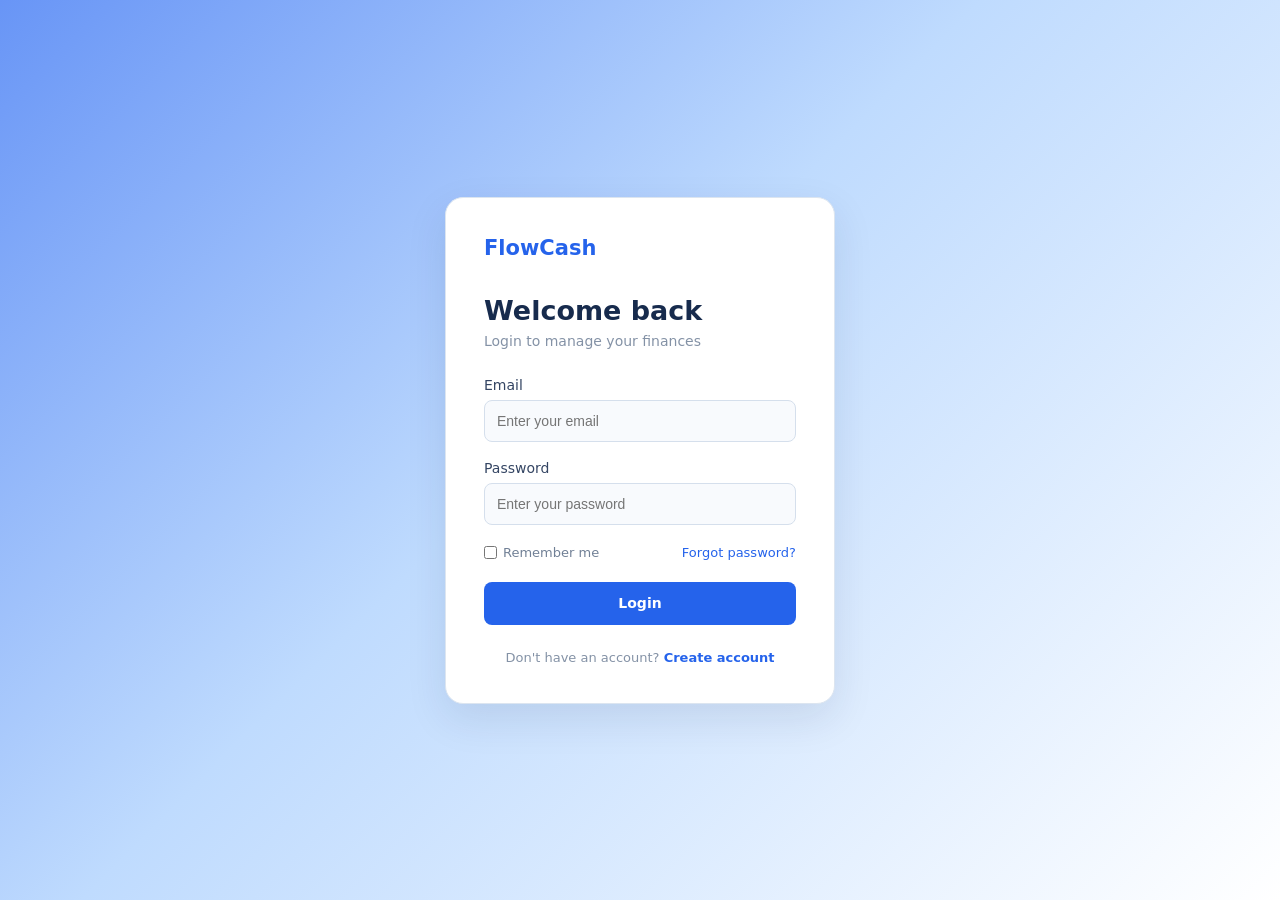
<file: index.html>
<!DOCTYPE html>
<html lang="en">

<head>
    <meta charset="UTF-8">
    <meta name="viewport" content="width=device-width, initial-scale=1.0">
    <title>FlowCash - Login</title>
    <link rel="stylesheet" href="login.css">
</head>

<body>

    <div class="loginbox">

        <div class="logo">FlowCash</div>

        <h1>Welcome back</h1>
        <p class="subtitle">Login to manage your finances</p>

        <form>

            <label>Email</label>
            <input type="email" placeholder="Enter your email">

            <label>Password</label>
            <input type="password" placeholder="Enter your password" >

            <div class="options">
                <label>
                    <input type="checkbox">
                    Remember me
                </label>

                <a href="#">Forgot password?</a>
            </div>

            <a class=button href="dashboard.html">Login</a>
        </form>

        <p class="signup">
            Don't have an account?
            <a href="#">Create account</a>
        </p>

    </div>

</body>

</html>
</file>
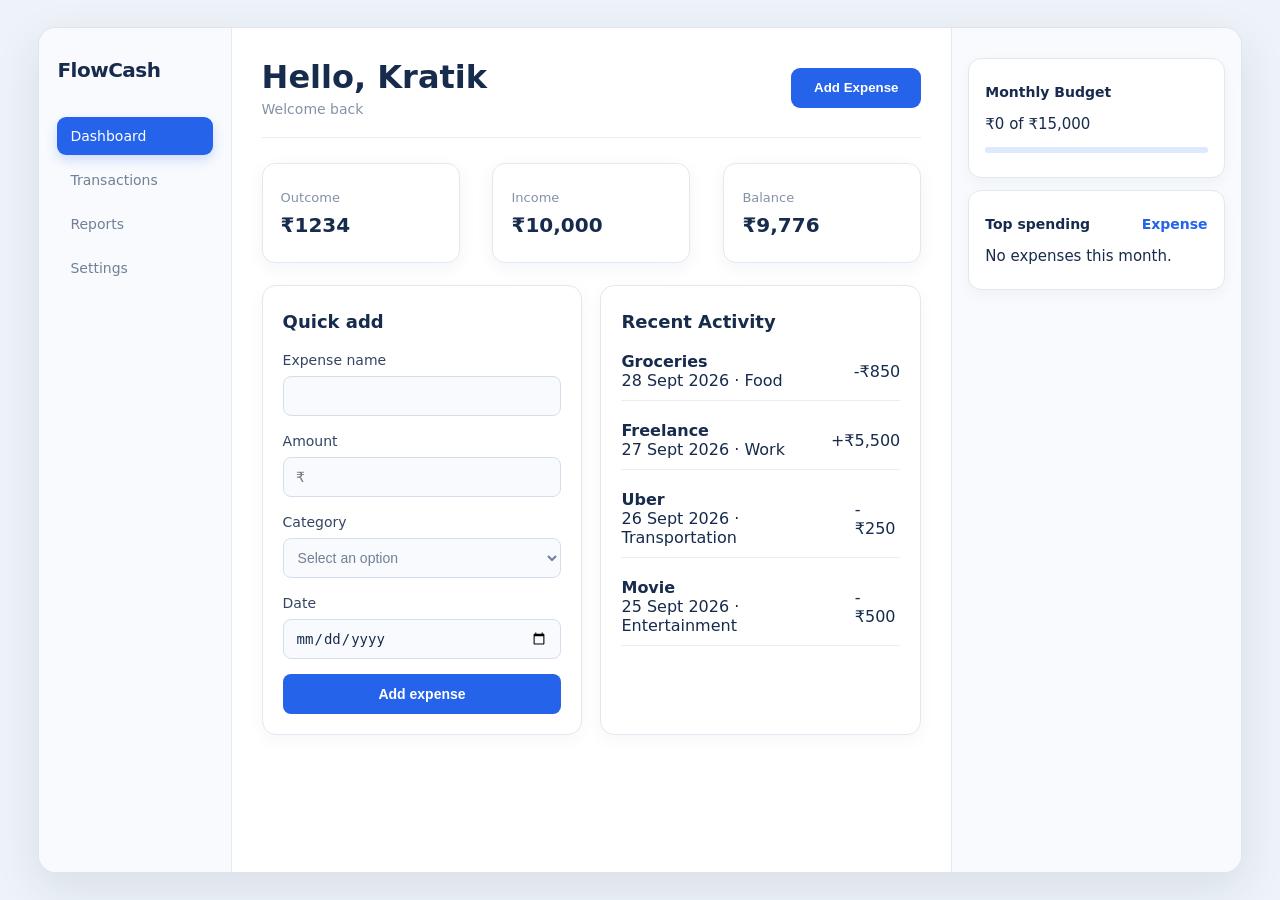
<file: dashboard.html>
<!DOCTYPE html>
<html lang="en">

<head>
    <meta charset="UTF-8">
    <meta name="viewport" content="width=device-width, initial-scale=1.0">
    <title>Tracker</title>
    <link rel="stylesheet" href="style.css">
</head>

<body>
    <div class="container">
        <div class="sidebox">
            <a class="brand" href="dashboard.html">FlowCash</a>
            <div class="tabs">
                <a class="active" href="dashboard.html">Dashboard</a>
                <a href="transaction.html">Transactions</a>
                <a href="reports.html">Reports</a>
                <a href="settings.html">Settings</a>
            </div>
        </div>

        <div class="mainbox">
            <div class="top">
                <div>
                    <h1>Hello, Kratik</h1>
                    <p>Welcome back</p>
                </div>

                <button>Add Expense</button>
            </div>

            <div class="stats">
                <div class="box">
                    <p>Outcome</p>
                    <h2>₹1234</h2>
                </div>
                <div class="box">
                    <p>Income</p>
                    <h2>₹10,000</h2>
                </div>
                <div class="box">
                    <p>Balance</p>
                    <h2>₹9,776</h2>
                </div>
            </div>

            <div class="history">
                <div class="box2">
                    <h3>Quick add</h3>

                    <label>Expense name</label>
                    <input name="name" type="text" placeholder="" required>

                    <label>Amount</label>
                    <input name="amount" type="number" placeholder="₹" required>

                    <label>Category</label>
                    <select name="category">
                        <option value="" disabled selected>Select an option</option>
                        <option>Food</option>
                        <option>Entertainment</option>
                        <option>Transportation</option>
                        <option>Shopping</option>
                        <option>Other</option>
                    </select>

                    <label>Date</label>
                    <input name="date" type="date" required>

                    <button class="expense-btn" type="submit">
                        Add expense
                    </button>
                </div>
                <div class="box2">
                    <h3>Recent Activity</h3>
                    <div>
                        <div class="row">
                            <div>
                                <h4>Groceries</h4>
                                <p> 28 Sept 2026 · Food</p>
                            </div>
                            <div>-₹850</div>
                        </div>

                        <div class="row">
                            <div>
                                <h4>Freelance</h4>
                                <p>27 Sept 2026 · Work</p>
                            </div>
                            <div>+₹5,500</div>
                        </div>

                        <div class="row">
                            <div>
                                <h4> Uber
                                </h4>
                                <p> 26 Sept 2026 · Transportation</p>
                            </div>
                            <div> -₹250</div>
                        </div>

                        <div class="row">
                            <div>
                                <h4>Movie</h4>
                                <p> 25 Sept 2026 · Entertainment</p>
                            </div>
                            <div> -₹500</div>
                        </div>

                    </div>
                </div>

            </div>
        </div>
        <div class="reportbox">
            <div class="budget boxx">
                <div>
                    <h4>Monthly Budget</h4>
                </div>
                <p>₹0 of ₹15,000</p>
                <div class="bar"></div>
            </div>

            <div class="expense boxx">
                <div>
                    <h4>Top spending</h4>
                    <a href="/transaction.html">Expense</a>
                </div>
                <p>No expenses this month.</p>
            </div>

        </div>
    </div>
</body>

</html>
</file>
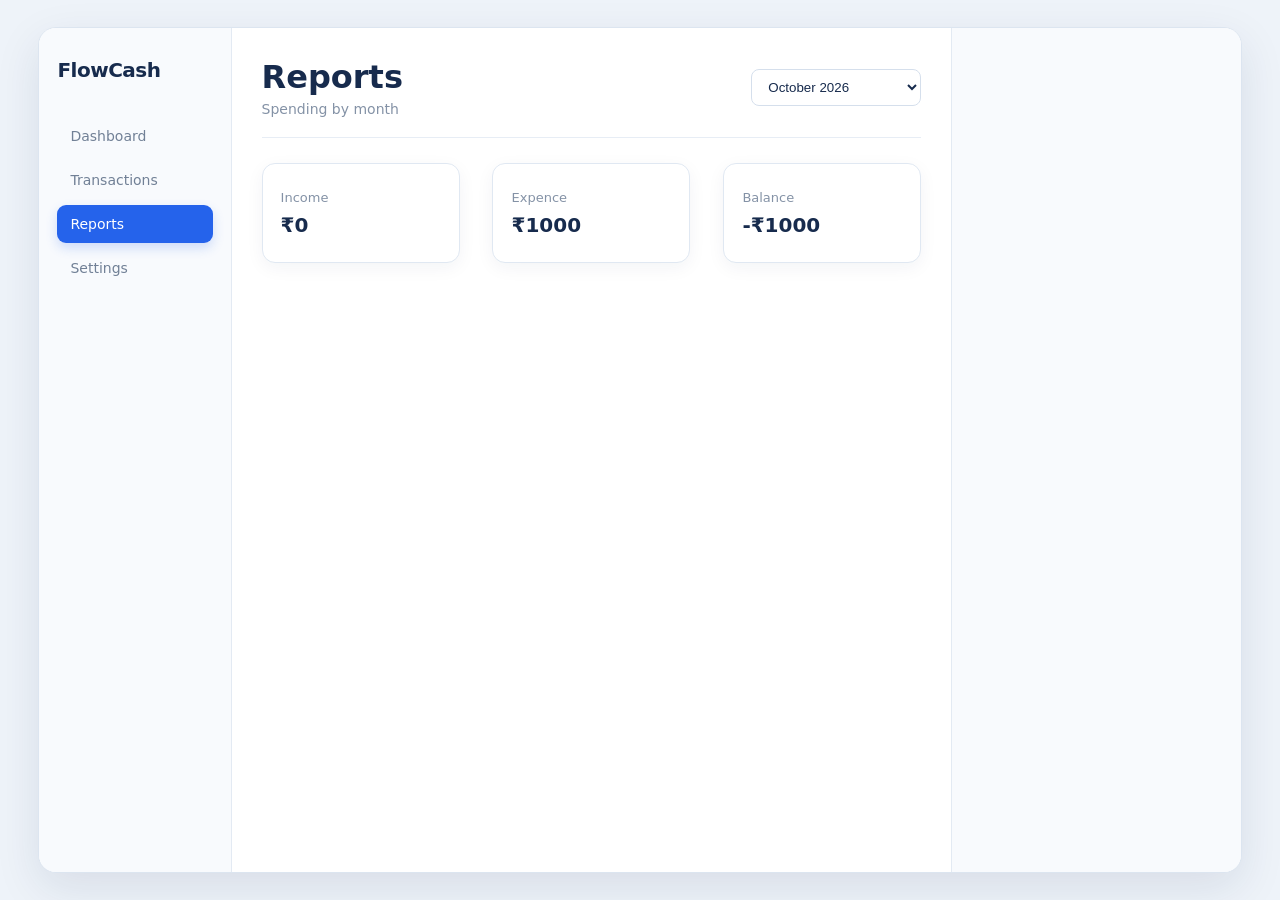
<file: reports.html>
<!DOCTYPE html>
<html lang="en">
<head>
    <meta charset="UTF-8">
    <meta name="viewport" content="width=device-width, initial-scale=1.0">
    <title>Tracker</title>
    <link rel="stylesheet" href="style.css">
</head>
<body>
    <div class="container">
        <div class="sidebox">
            <a class="brand" href="dashboard.html">FlowCash</a>
            <div class="tabs">
                <a href="dashboard.html">Dashboard</a>
                <a href="transaction.html">Transactions</a>
                <a class="active" href="reports.html">Reports</a>
                <a href="settings.html">Settings</a>
            </div>
        </div>

        <div class="mainbox">
            <div class="top">
                <div>
                    <h1>Reports</h1>
                    <p>Spending by month</p>
                </div>

                    <select name="month">
                        <option value="">October 2026</option>
                        <option value="">September 2026</option>
                        <option value="">August 2026</option>
                    </select>
            </div>

            <div class="stats">
                <div class="box">
                    <p>Income</p>
                    <h2>₹0</h2>
                </div>
                <div class="box">
                    <p>Expence</p>
                    <h2>₹1000</h2>
                </div>
                <div class="box">
                    <p>Balance</p>
                    <h2>-₹1000</h2>
                </div>
            </div>
        </div>
        <div class="reportbox"></div>
    </div>
</body>
</html>
</file>
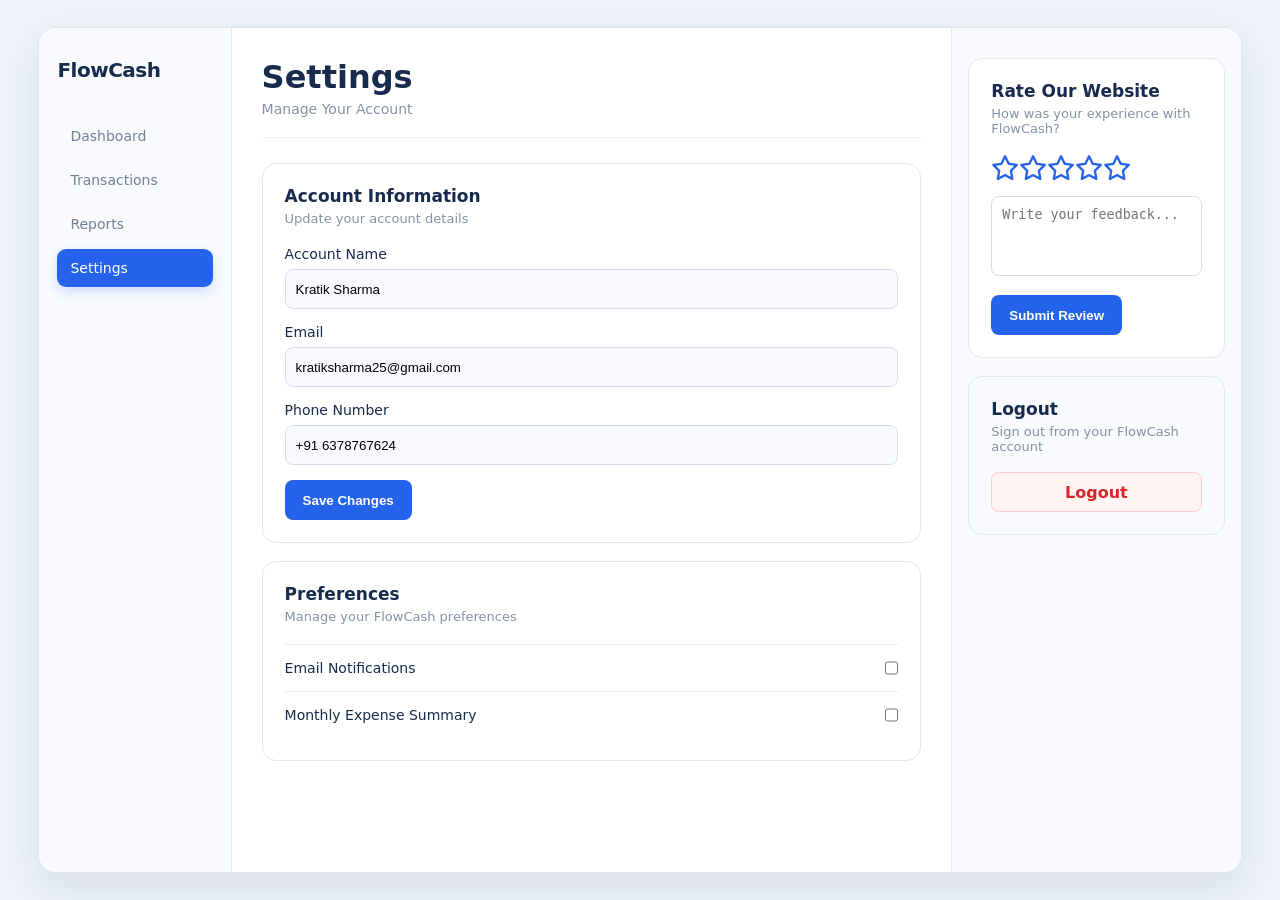
<file: settings.html>
<!DOCTYPE html>
<html lang="en">

<head>
    <meta charset="UTF-8">
    <meta name="viewport" content="width=device-width, initial-scale=1.0">
    <title>Tracker</title>
    <link rel="stylesheet" href="style.css">
    <link rel="stylesheet" href="https://cdnjs.cloudflare.com/ajax/libs/font-awesome/6.7.2/css/all.min.css">
</head>

<body>
    <div class="container">
        <div class="sidebox">
            <a class="brand" href="dashboard.html">FlowCash</a>
            <div class="tabs">
                <a href="dashboard.html">Dashboard</a>
                <a href="transaction.html">Transactions</a>
                <a href="reports.html">Reports</a>
                <a class="active" href="settings.html">Settings</a>
            </div>
        </div>

        <div class="mainbox">

            <div class="top">
                <div>
                    <h1>Settings</h1>
                    <p>Manage Your Account</p>
                </div>
            </div>

            <div class="settings">

                <div class="settingbox">
                    <h3>Account Information</h3>
                    <p>Update your account details</p>

                    <label>Account Name</label>
                    <input type="text" value="Kratik Sharma">

                    <label>Email</label>
                    <input type="email" value="kratiksharma25@gmail.com">

                    <label>Phone Number</label>
                    <input type="tel" value="+91 6378767624">

                    <button>Save Changes</button>
                </div>



                <div class="settingbox">
                    <h3>Preferences</h3>
                    <p>Manage your FlowCash preferences</p>

                    <div class="preference">
                        <span>Email Notifications</span>
                        <input type="checkbox">
                    </div>

                    <div class="preference">
                        <span>Monthly Expense Summary</span>
                        <input type="checkbox">
                    </div>
                </div>



            </div>

        </div>
        <div class="reportbox">

            <div class="settingbox">
                <h3>Rate Our Website</h3>
                <p>How was your experience with FlowCash?</p>

                <div class="stars">
                    <i class="fa-regular fa-star"></i><i class="fa-regular fa-star"></i><i
                        class="fa-regular fa-star"></i><i class="fa-regular fa-star"></i><i
                        class="fa-regular fa-star"></i>
                </div>

                <textarea placeholder="Write your feedback..."></textarea>

                <button>Submit Review</button>
            </div>


            <div class="logout">
                <h3>Logout</h3>
                <p>Sign out from your FlowCash account</p>

                <a class=logoutbtn href="index.html">Logout</a>
            </div>
        </div>
    </div>
</body>

</html>
</file>
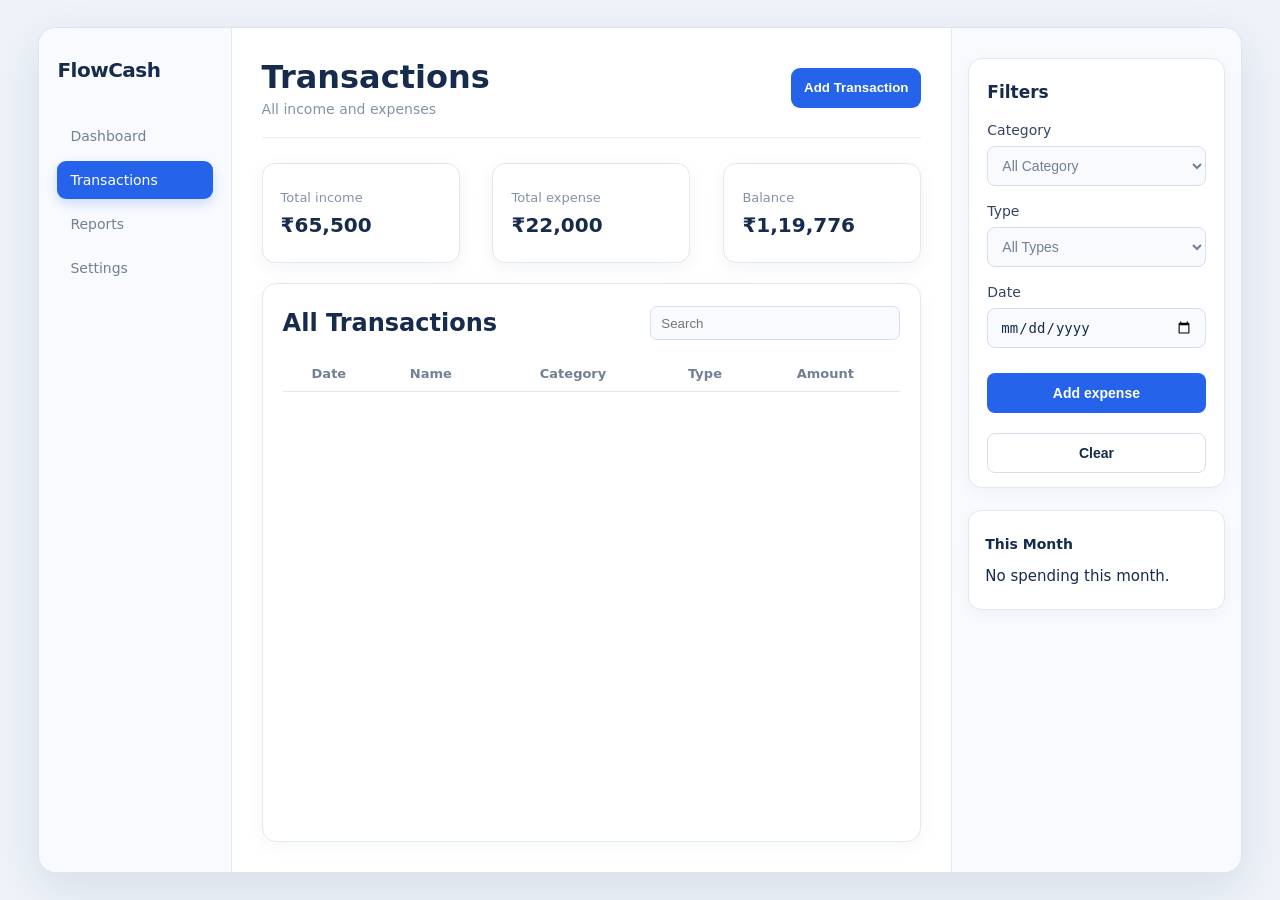
<file: transaction.html>
<!DOCTYPE html>
<html lang="en">

<head>
    <meta charset="UTF-8">
    <meta name="viewport" content="width=device-width, initial-scale=1.0">
    <title>Tracker</title>
    <link rel="stylesheet" href="style.css">
</head>

<body>
    <div class="container">
        <div class="sidebox">
            <a class="brand" href="dashboard.html">FlowCash</a>
            <div class="tabs">
                <a href="dashboard.html">Dashboard</a>
                <a class="active" href="transaction.html">Transactions</a>
                <a href="reports.html">Reports</a>
                <a href="settings.html">Settings</a>
            </div>
        </div>

        <div class="mainbox">
            <div class="top">
                <div>
                    <h1>Transactions</h1>
                    <p>All income and expenses</p>
                </div>

                <button>Add Transaction</button>
            </div>

            <div class="stats">
                <div class="box">
                    <p>Total income</p>
                    <h2>₹65,500</h2>
                </div>
                <div class="box">
                    <p>Total expense</p>
                    <h2>₹22,000</h2>
                </div>
                <div class="box">
                    <p>Balance</p>
                    <h2>₹1,19,776</h2>
                </div>
            </div>


            <div class="alltranscations">
                <div>
                    <h2>All Transactions</h2>
                    <input type="search" placeholder="Search">
                </div>

                <table>
                        <tr>
                            <th>Date</th>
                            <th>Name</th>
                            <th>Category</th>
                            <th>Type</th>
                            <th>Amount</th>
                        </tr>
                </table>
            </div>

        </div>
        <div class="reportbox">

            <div class="filterbox">
                    <h3>Filters</h3>

                    <label>Category</label>
                    <select name="category">
                        <option value="" disabled selected>All Category</option>
                        <option>Food</option>
                        <option>Entertainment</option>
                        <option>Transportation</option>
                        <option>Shopping</option>
                        <option>Other</option>
                    </select>
                    <label>Type</label>
                    <select name="Type">
                        <option value="" disabled selected>All Types</option>
                        <option value="">Income</option>
                        <option value="">Expense</option>
                    </select>                    

                    <label>Date</label>
                    <input name="date" type="date" required>

                    <button class="expense-btn" type="submit">
                        Add expense
                    </button>

                    <button class="expense-btn" type="submit">
                        Clear
                    </button>

                </div>



            <div class="expense boxx">
                <div>
                    <h4>This Month</h4>
                </div>
                <p>No spending this month.</p>
            </div>

        </div>
    </div>
</body>

</html>
</file>
<file: login.css>
* {
    margin: 0;
    box-sizing: border-box;
}

body {
    height: 100vh;
    display: flex;
    justify-content: center;
    align-items: center;
    font-family: system-ui, -apple-system, BlinkMacSystemFont, 'Segoe UI', Roboto, sans-serif;
    background: linear-gradient(135deg, #6895f6 0%, #BFDBFE 45%, #FFFFFF 100%);
}

.loginbox {
    width: 390px;
    padding: 38px;
    background-color: #FFFFFF;
    border: 1px solid #DCE5F0;
    border-radius: 18px;
    box-shadow: 0 15px 40px rgba(23, 43, 77, 0.10);
}

.logo {
    color: #2563EB;
    font-size: 21px;
    font-weight: 700;
    margin-bottom: 35px;
}

h1 {
    font-size: 27px;
    margin-bottom: 7px;
    color: #172B4D;
}

.subtitle {
    color: #8492A6;
    font-size: 14px;
    margin-bottom: 28px;
}

form {
    display: flex;
    flex-direction: column;
}

form > label {
    font-size: 14px;
    font-weight: 500;
    margin-bottom: 7px;
    color: #344563;
}

input[type="email"],
input[type="password"] {
    height: 42px;
    border: 1px solid #D5DFEC;
    border-radius: 8px;
    padding: 0 12px;
    margin-bottom: 18px;
    background-color: #F8FAFD;
    color: #172B4D;
    outline: none;
    font-size: 14px;
}

input[type="email"]:focus,
input[type="password"]:focus {
    border-color: #2563EB;
    background-color: #FFFFFF;
}

.options {
    display: flex;
    justify-content: space-between;
    align-items: center;
    margin: 2px 0 22px;
    font-size: 13px;
}

.options label {
    display: flex;
    align-items: center;
    gap: 6px;
    color: #718096;
}

.options input {
    accent-color: #2563EB;
}

.options a {
    color: #2563EB;
    text-decoration: none;
}

.button {
    height: 43px;
    border: none;
    border-radius: 8px;
    background-color: #2563EB;
    color: #FFFFFF;
    font-size: 14px;
    font-weight: 600;
    cursor: pointer;
    display: flex;
    justify-content: center;
    align-items: center;
    text-decoration: none;
}

.button:hover {
    background-color: #1D4ED8;
}

.signup {
    text-align: center;
    margin-top: 25px;
    font-size: 13px;
    color: #8492A6;
}

.signup a {
    color: #2563EB;
    text-decoration: none;
    font-weight: 600;
}
</file>
<file: style.css>
* {
    margin: 0;
    box-sizing: border-box;
}

body {
    background: #EEF3F9;
    height: 100vh;
    display: flex;
    justify-content: center;
    align-items: center;
    font-family: system-ui, -apple-system, BlinkMacSystemFont, 'Segoe UI', Roboto, Oxygen, Ubuntu, Cantarell, 'Open Sans', 'Helvetica Neue', sans-serif;
    color: #172B4D;
}

.container {
    background: #FFFFFF;
    border: 1px solid #DCE5F0;
    margin: 20px;
    border-radius: 18px;
    height: 94%;
    width: 94%;
    display: flex;
    overflow: hidden;
    box-shadow: 0 15px 45px rgba(23, 43, 77, 0.10);
}

.sidebox {
    padding: 30px 18px;
    border-right: 1px solid #E3EAF3;
    display: flex;
    flex-direction: column;
    width: 16%;
    background: #F8FAFD;
}

.brand {
    font-size: 20px;
    font-weight: 700;
    text-decoration: none;
    margin-bottom: 35px;
    color: #172B4D;
    letter-spacing: -0.5px;
}

.tabs {
    display: flex;
    flex-direction: column;
    gap: 6px;
}

.tabs a {
    text-decoration: none;
    padding: 11px 13px;
    border-radius: 9px;
    color: #718096;
    font-size: 14px;
    transition: 0.3s;
}

.tabs a:hover {
    color: #2563EB;
    background: #EAF2FF;
}

.tabs a.active {
    color: #FFFFFF;
    background: #2563EB;
    box-shadow: 0 5px 12px rgba(37, 99, 235, 0.20);
}

.mainbox {
    padding: 30px;
    border-right: 1px solid #E3EAF3;
    display: flex;
    flex-direction: column;
    width: 60%;
    overflow-y: auto;
    background: #FFFFFF;
}

.top {
    border-bottom: 1px solid #E7EDF5;
    padding-bottom: 20px;
    display: flex;
    justify-content: space-between;
    align-items: center;
    color: #172B4D;
}

.top h2 {
    font-size: 24px;
    letter-spacing: -0.5px;
}

.top p {
    margin-top: 5px;
    color: #8492A6;
    font-size: 14px;
}

.top button {
    border: none;
    border-radius: 9px;
    color: #FFFFFF;
    background: #2563EB;
    height: 40px;
    width: 130px;
    font-weight: 600;
    cursor: pointer;
    transition: 0.2s;
}

.top button:hover {
    background: #1D4ED8;
}

.top select {
    box-sizing: border-box;
    background: #FFFFFF;
    color: #172B4D;
    border: 1px solid #D5DFEC;
    border-radius: 8px;
    width: 170px;
    height: 37px;
    padding-left: 12px;
}

.stats {
    justify-content: space-between;
    width: 100%;
    display: flex;
    gap: 15px;
    margin-top: 25px;
}

.box {
    width: 30%;
    height: 100px;
    border-radius: 13px;
    border: 1px solid #E0E8F2;
    display: flex;
    flex-direction: column;
    padding-left: 18px;
    justify-content: center;
    color: #172B4D;
    background: #FFFFFF;
    box-shadow: 0 5px 18px rgba(23, 43, 77, 0.05);
}

.box h2 {
    font-size: 20px;
    padding-top: 5px;
}

.box p {
    font-weight: 400;
    margin-bottom: 3px;
    color: #8492A6;
    font-size: 13px;
}

.history {
    justify-content: space-between;
    width: 100%;
    display: flex;
    gap: 18px;
    margin-top: 22px;
}

.box2 {
    width: 49%;
    height: 450px;
    border: 1px solid #E0E8F2;
    border-radius: 14px;
    padding: 20px;
    box-sizing: border-box;
    color: #172B4D;
    background: #FFFFFF;
    box-shadow: 0 5px 18px rgba(23, 43, 77, 0.04);
}

.box2 h3 {
    font-size: 18px;
    margin: 5px 0 18px;
}

.box2 label {
    font-size: 14px;
    color: #344563;
}

.box2 input {
    width: 100%;
    height: 40px;
    margin: 7px 0 15px;
    border: 1px solid #D5DFEC;
    border-radius: 8px;
    padding: 10px 12px;
    box-sizing: border-box;
    font-size: 14px;
    background: #F8FAFD;
    color: #172B4D;
    outline: none;
}

.box2 input:focus {
    border-color: #2563EB;
    background: #FFFFFF;
}

.box2 select {
    width: 100%;
    height: 40px;
    border: 1px solid #D5DFEC;
    margin: 7px 0 15px;
    border-radius: 8px;
    padding-left: 10px;
    font-size: 14px;
    color: #718096;
    background: #F8FAFD;
}

.box2 button {
    width: 100%;
    height: 40px;
    border: none;
    border-radius: 8px;
    background: #2563EB;
    color: #FFFFFF;
    font-size: 14px;
    font-weight: 600;
    cursor: pointer;
}

.row {
    display: flex;
    flex-direction: row;
    justify-content: space-between;
    align-items: center;
    width: 100%;
    margin-top: 20px;
    border-bottom: 1px solid #E7EDF5;
    padding-bottom: 10px;
}

.reportbox {
    padding: 30px 16px;
    display: flex;
    flex-direction: column;
    width: 24%;
    background: #F8FAFD;
    overflow-y: auto;
}

.boxx {
    width: 100%;
    border: 1px solid #E0E8F2;
    border-radius: 13px;
    padding: 16px;
    box-sizing: border-box;
    font-size: 14px;
    color: #172B4D;
    display: flex;
    justify-content: center;
    flex-direction: column;
    background: #FFFFFF;
    box-shadow: 0 5px 15px rgba(23, 43, 77, 0.04);
}

.boxx div:first-child {
    display: flex;
    justify-content: space-between;
}

.boxx div:first-child a {
    text-decoration: none;
    color: #2563EB;
    font-weight: 600;
}

.boxx p {
    margin-top: 15px;
    font-size: 15px;
}

.bar {
    width: 100%;
    height: 6px;
    margin-top: 14px;
    border-radius: 5px;
    background: #DCE9FF;
}

.budget {
    height: 120px;
}

.expense {
    height: 100px;
    margin-top: 12px;
}

.filterbox {
    width: 100%;
    height: 430px;
    border: 1px solid #E0E8F2;
    border-radius: 14px;
    padding: 18px;
    box-sizing: border-box;
    color: #172B4D;
    margin-bottom: 10px;
    background: #FFFFFF;
    box-shadow: 0 5px 18px rgba(23, 43, 77, 0.04);
}

.filterbox h3 {
    font-size: 17px;
    margin: 5px 0 18px;
}

.filterbox label {
    font-size: 14px;
    color: #344563;
}

.filterbox input {
    width: 100%;
    height: 40px;
    margin: 7px 0 15px;
    border: 1px solid #D5DFEC;
    border-radius: 8px;
    padding: 10px 12px;
    box-sizing: border-box;
    font-size: 14px;
    background: #F8FAFD;
    color: #172B4D;
}

.filterbox select {
    width: 100%;
    height: 40px;
    border: 1px solid #D5DFEC;
    margin: 7px 0 15px;
    border-radius: 8px;
    padding-left: 10px;
    font-size: 14px;
    color: #718096;
    background: #F8FAFD;
}

.filterbox button {
    width: 100%;
    height: 40px;
    border: none;
    border-radius: 8px;
    background: #2563EB;
    color: #FFFFFF;
    font-size: 14px;
    font-weight: 600;
    padding: 3px;
    margin-top: 10px;
    margin-bottom: 10px;
    cursor: pointer;
}

.filterbox button:last-child {
    background: #FFFFFF;
    color: #172B4D;
    border: 1px solid #D5DFEC;
    box-sizing: border-box;
    height: 40px;
}

.alltranscations {
    width: 100%;
    border: 1px solid #E0E8F2;
    border-radius: 14px;
    padding: 22px 20px;
    box-sizing: border-box;
    color: #172B4D;
    margin-top: 20px;
    height: 100%;
    background: #FFFFFF;
    box-shadow: 0 5px 18px rgba(23, 43, 77, 0.04);
}

.alltranscations div:first-child {
    display: flex;
    justify-content: space-between;
    align-items: center;
}

.alltranscations div:first-child input {
    border-radius: 7px;
    height: 34px;
    border: 1px solid #D5DFEC;
    padding: 10px;
    box-sizing: border-box;
    width: 250px;
    background: #F8FAFD;
    color: #172B4D;
    outline: none;
}

.alltranscations div:first-child input:focus {
    border-color: #2563EB;
    background: #FFFFFF;
}

table {
    width: 100%;
    border-collapse: collapse;
    margin-top: 25px;
    color: #4A5568;
}

th {
    font-weight: 600;
    font-size: 13px;
    color: #718096;
    border-bottom: 1px solid #E0E8F2;
    padding-bottom: 10px;
}

td {
    padding: 12px 5px;
    border-bottom: 1px solid #EDF2F7;
    font-size: 14px;
}


.settings {
    width: 100%;
    margin-top: 25px;
}

.settingbox {
    width: 100%;
    border: 1px solid #E0E8F2;
    border-radius: 14px;
    padding: 22px;
    margin-bottom: 18px;
    background: #FFFFFF;
}

.settingbox h3 {
    font-size: 17px;
}

.settingbox p {
    color: #8492A6;
    font-size: 13px;
    margin: 5px 0 20px;
}

.settingbox label {
    display: block;
    font-size: 14px;
    margin-bottom: 7px;
}

.settingbox input[type="text"],
.settingbox input[type="email"],
.settingbox input[type="tel"] {
    width: 100%;
    height: 40px;
    border: 1px solid #D5DFEC;
    border-radius: 8px;
    padding: 10px;
    margin-bottom: 15px;
    background: #F8FAFD;
}

.settingbox button {
    height: 40px;
    padding: 0 18px;
    border: none;
    border-radius: 8px;
    background: #2563EB;
    color: white;
    font-weight: 600;
}

.fa-regular{
    font-size: 25px;
    color: #2563EB;
    margin-bottom: 15px;
}

.settingbox textarea {
    width: 100%;
    height: 80px;
    border: 1px solid #D5DFEC;
    border-radius: 8px;
    padding: 10px;
    resize: none;
    margin-bottom: 15px;
}

.preference {
    display: flex;
    justify-content: space-between;
    padding: 15px 0;
    border-top: 1px solid #E7EDF5;
    font-size: 14px;
}

.preference input {
    accent-color: #2563EB;
}

.logout {
    width: 100%;
    border: 1px solid #E0E8F2;
    border-radius: 14px;
    padding: 22px;
}

.logout h3 {
    font-size: 17px;
}

.logout p {
    color: #8492A6;
    font-size: 13px;
    margin: 5px 0 18px;
}
.logoutbtn {
    display: block;
    width: 100%;
    height: 40px;
    line-height: 40px;
    text-align: center;
    text-decoration: none;
    border: 1px solid #FECACA;
    border-radius: 8px;
    background: #FFF5F5;
    color: #DC2626;
    font-weight: 600;
    transition: 0.3s;
}

.logoutbtn:hover {
    background: #DC2626;
    color: white;
    border-color: #DC2626;
}
</file>
